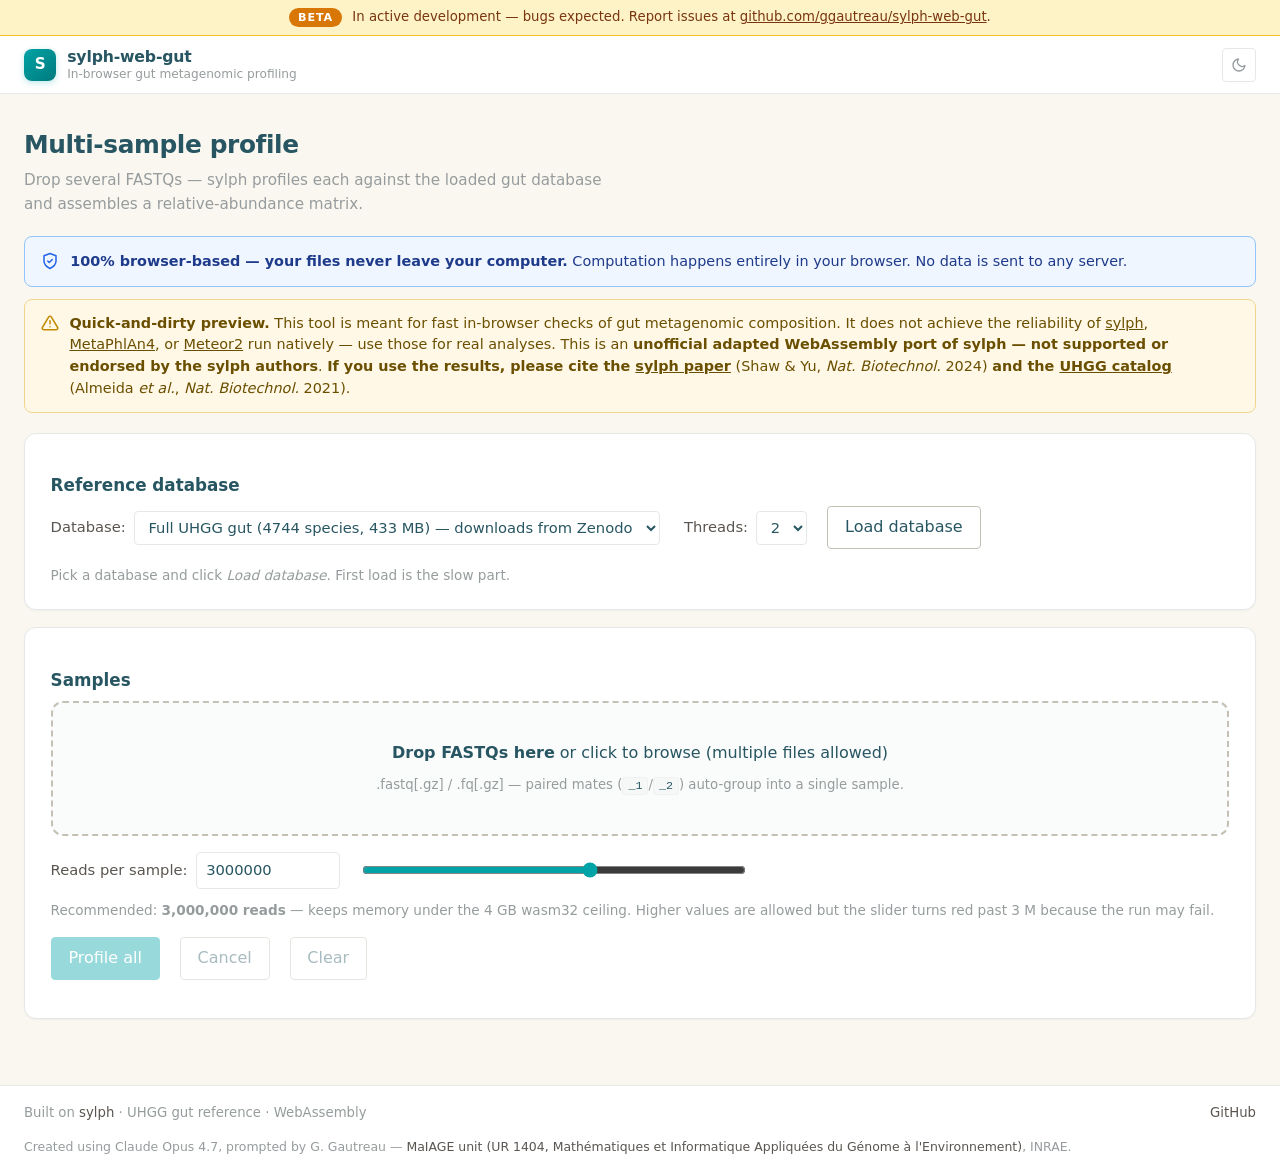
<file: web/index.html>
<!doctype html>
<html lang="en">
<head>
  <meta charset="utf-8">
  <meta name="viewport" content="width=device-width, initial-scale=1">
  <title>sylph-web-gut · In-browser gut metagenomic profiling</title>
  <link rel="icon" type="image/svg+xml" href="./favicon.svg">
  <link rel="stylesheet" href="./styles.css">
  <script>
    (function () {
      try {
        var t = localStorage.getItem("sylph-theme") || "light";
        if (t === "auto") {
          t = matchMedia("(prefers-color-scheme: dark)").matches ? "dark" : "light";
        }
        if (t !== "light" && t !== "dark") t = "light";
        document.documentElement.setAttribute("data-theme", t);
      } catch (e) {
        document.documentElement.setAttribute("data-theme", "light");
      }
    })();
  </script>
</head>
<body>
  <div class="beta-bar" role="alert">
    <span class="beta-pill">BETA</span>
    <span>In active development — bugs expected. Report issues at <a href="https://github.com/ggautreau/sylph-web-gut/issues">github.com/ggautreau/sylph-web-gut</a>.</span>
  </div>
  <header class="app-header">
    <a class="brand" href="./">
      <div class="brand-logo">S</div>
      <div class="brand-text">
        <span class="brand-title">sylph-web-gut</span>
        <span class="brand-tagline">In-browser gut metagenomic profiling</span>
      </div>
    </a>
    <nav class="app-nav">
      <button class="theme-toggle" type="button" aria-label="Toggle theme">
        <svg class="icon-moon" width="16" height="16" viewBox="0 0 24 24" fill="none" stroke="currentColor" stroke-width="2" stroke-linecap="round" stroke-linejoin="round"><path d="M21 12.79A9 9 0 1 1 11.21 3 7 7 0 0 0 21 12.79z"/></svg>
        <svg class="icon-sun" width="16" height="16" viewBox="0 0 24 24" fill="none" stroke="currentColor" stroke-width="2" stroke-linecap="round" stroke-linejoin="round"><circle cx="12" cy="12" r="4"/><path d="M12 2v2M12 20v2M4.93 4.93l1.41 1.41M17.66 17.66l1.41 1.41M2 12h2M20 12h2M4.93 19.07l1.41-1.41M17.66 6.34l1.41-1.41"/></svg>
      </button>
    </nav>
  </header>

  <main class="container wide">
    <div class="page-head">
      <h1>Multi-sample profile</h1>
      <p class="sub">Drop several FASTQs — sylph profiles each against the loaded gut database and assembles a relative-abundance matrix.</p>
    </div>

    <div class="privacy-notice" role="note">
      <svg class="privacy-icon" width="18" height="18" viewBox="0 0 24 24" fill="none" stroke="currentColor" stroke-width="2" stroke-linecap="round" stroke-linejoin="round" aria-hidden="true"><path d="M12 22s8-4 8-10V5l-8-3-8 3v7c0 6 8 10 8 10z"/><path d="m9 12 2 2 4-4"/></svg>
      <div><strong>100% browser-based — your files never leave your computer.</strong> Computation happens entirely in your browser. No data is sent to any server.</div>
    </div>

    <div class="notice" role="note">
      <svg class="notice-icon" width="18" height="18" viewBox="0 0 24 24" fill="none" stroke="currentColor" stroke-width="2" stroke-linecap="round" stroke-linejoin="round" aria-hidden="true"><path d="M10.29 3.86 1.82 18a2 2 0 0 0 1.71 3h16.94a2 2 0 0 0 1.71-3L13.71 3.86a2 2 0 0 0-3.42 0z"/><line x1="12" y1="9" x2="12" y2="13"/><line x1="12" y1="17" x2="12.01" y2="17"/></svg>
      <div><strong>Quick-and-dirty preview.</strong> This tool is meant for fast in-browser checks of gut metagenomic composition. It does not achieve the reliability of <a href="https://github.com/bluenote-1577/sylph">sylph</a>, <a href="https://github.com/biobakery/MetaPhlAn">MetaPhlAn4</a>, or <a href="https://github.com/metagenopolis/meteor">Meteor2</a> run natively — use those for real analyses. This is an <strong>unofficial adapted WebAssembly port of sylph — not supported or endorsed by the sylph authors</strong>. <strong>If you use the results, please cite the <a href="https://www.nature.com/articles/s41587-024-02412-y">sylph paper</a></strong> (Shaw &amp; Yu, <em>Nat. Biotechnol.</em> 2024) <strong>and the <a href="https://www.nature.com/articles/s41587-020-0603-3">UHGG catalog</a></strong> (Almeida <em>et al.</em>, <em>Nat. Biotechnol.</em> 2021).</div>
    </div>

    <section class="card">
      <h2>Reference database</h2>
      <div class="row" style="margin-top:.4rem">
        <label>Database:
          <select id="dbSelect" style="width:auto;min-width:14rem">
            <option value="https://zenodo.org/api/records/20180025/files/gut.syldb/content">Full UHGG gut (4744 species, 433 MB) — downloads from Zenodo</option>
            <option value="db/gut_mini.syldb">Tiny smoke-test (50 species, 6 MB) — bundled</option>
            <option value="__local__">Local file… (.syldb on your computer)</option>
          </select>
        </label>
        <label style="margin-left:.25rem">Threads:
          <select id="poolSize" style="width:auto">
            <option value="1">1</option>
            <option value="2" selected>2</option>
            <option value="3">3</option>
            <option value="4">4</option>
          </select>
        </label>
        <button id="loadDb">Load database</button>
        <input type="file" id="dbFile" accept=".syldb" hidden>
      </div>
      <div class="info" id="dbInfo">Pick a database and click <em>Load database</em>. First load is the slow part.</div>
    </section>

    <section class="card">
      <h2>Samples</h2>
      <label class="drop" id="drop">
        <input type="file" id="file" multiple accept=".fastq,.fq,.fastq.gz,.fq.gz,.gz">
        <div id="dropLabel"><strong>Drop FASTQs here</strong> or click to browse (multiple files allowed)</div>
        <div class="hint">.fastq[.gz] / .fq[.gz] — paired mates (<code>_1</code>/<code>_2</code>) auto-group into a single sample.</div>
      </label>

      <ul class="files hide" id="filesList"></ul>

      <div class="row reads-row">
        <label>Reads per sample: <input type="number" id="maxReads" value="3000000" min="10000" step="10000"></label>
        <input type="range" id="maxReadsSlider" class="reads-slider" min="10000" max="5000000" step="10000" value="3000000" aria-label="Reads per sample (slider)">
      </div>
      <div class="info" style="margin-top:-.35rem">Recommended: <strong>3,000,000 reads</strong> — keeps memory under the 4 GB wasm32 ceiling. Higher values are allowed but the slider turns red past 3 M because the run may fail.</div>
      <div class="reads-warn hide" id="readsWarn">
        <svg width="16" height="16" viewBox="0 0 24 24" fill="none" stroke="currentColor" stroke-width="2" stroke-linecap="round" stroke-linejoin="round" aria-hidden="true" style="flex:0 0 auto;margin-top:1px"><path d="M10.29 3.86 1.82 18a2 2 0 0 0 1.71 3h16.94a2 2 0 0 0 1.71-3L13.71 3.86a2 2 0 0 0-3.42 0z"/><line x1="12" y1="9" x2="12" y2="13"/><line x1="12" y1="17" x2="12.01" y2="17"/></svg>
        <span>Above 3,000,000 reads may exceed the 4 GB wasm32 memory ceiling — profiling may fail. Consider lowering the value, or running sylph on a server.</span>
      </div>

      <div class="row">
        <button id="run" class="primary" disabled>Profile all</button>
        <button id="cancel" disabled>Cancel</button>
        <button id="clearFiles" disabled>Clear</button>
      </div>

      <div id="progress" class="hide">
        <div class="progress"><div id="bar"></div></div>
        <div class="info" id="step">—</div>
      </div>

      <div id="error" class="err"></div>
    </section>

    <section id="results" class="card hide">
      <h2>Abundance matrix</h2>
      <div class="toolbar">
        <span class="info" id="resultsSummary"></span>
        <button id="downloadTsv">Download TSV</button>
        <button id="downloadCsv">Download CSV</button>
      </div>
      <div class="matrixWrap">
        <table class="matrix">
          <thead id="matrixHead"></thead>
          <tbody id="matrixBody"></tbody>
        </table>
      </div>
    </section>
  </main>

  <footer class="app-footer">
    <span>Built on <a href="https://github.com/bluenote-1577/sylph">sylph</a> · UHGG gut reference · WebAssembly</span>
    <span class="footer-links">
      <a href="https://github.com/ggautreau/sylph-web-gut">GitHub</a>
    </span>
    <span class="credit">Created using Claude Opus 4.7, prompted by G. Gautreau — <a href="https://maiage.inrae.fr/">MaIAGE unit (UR 1404, Mathématiques et Informatique Appliquées du Génome à l'Environnement)</a>, INRAE.</span>
  </footer>

  <script src="./theme.js"></script>
  <script type="module" src="./multi.js?v=2"></script>
</body>
</html>
</file>
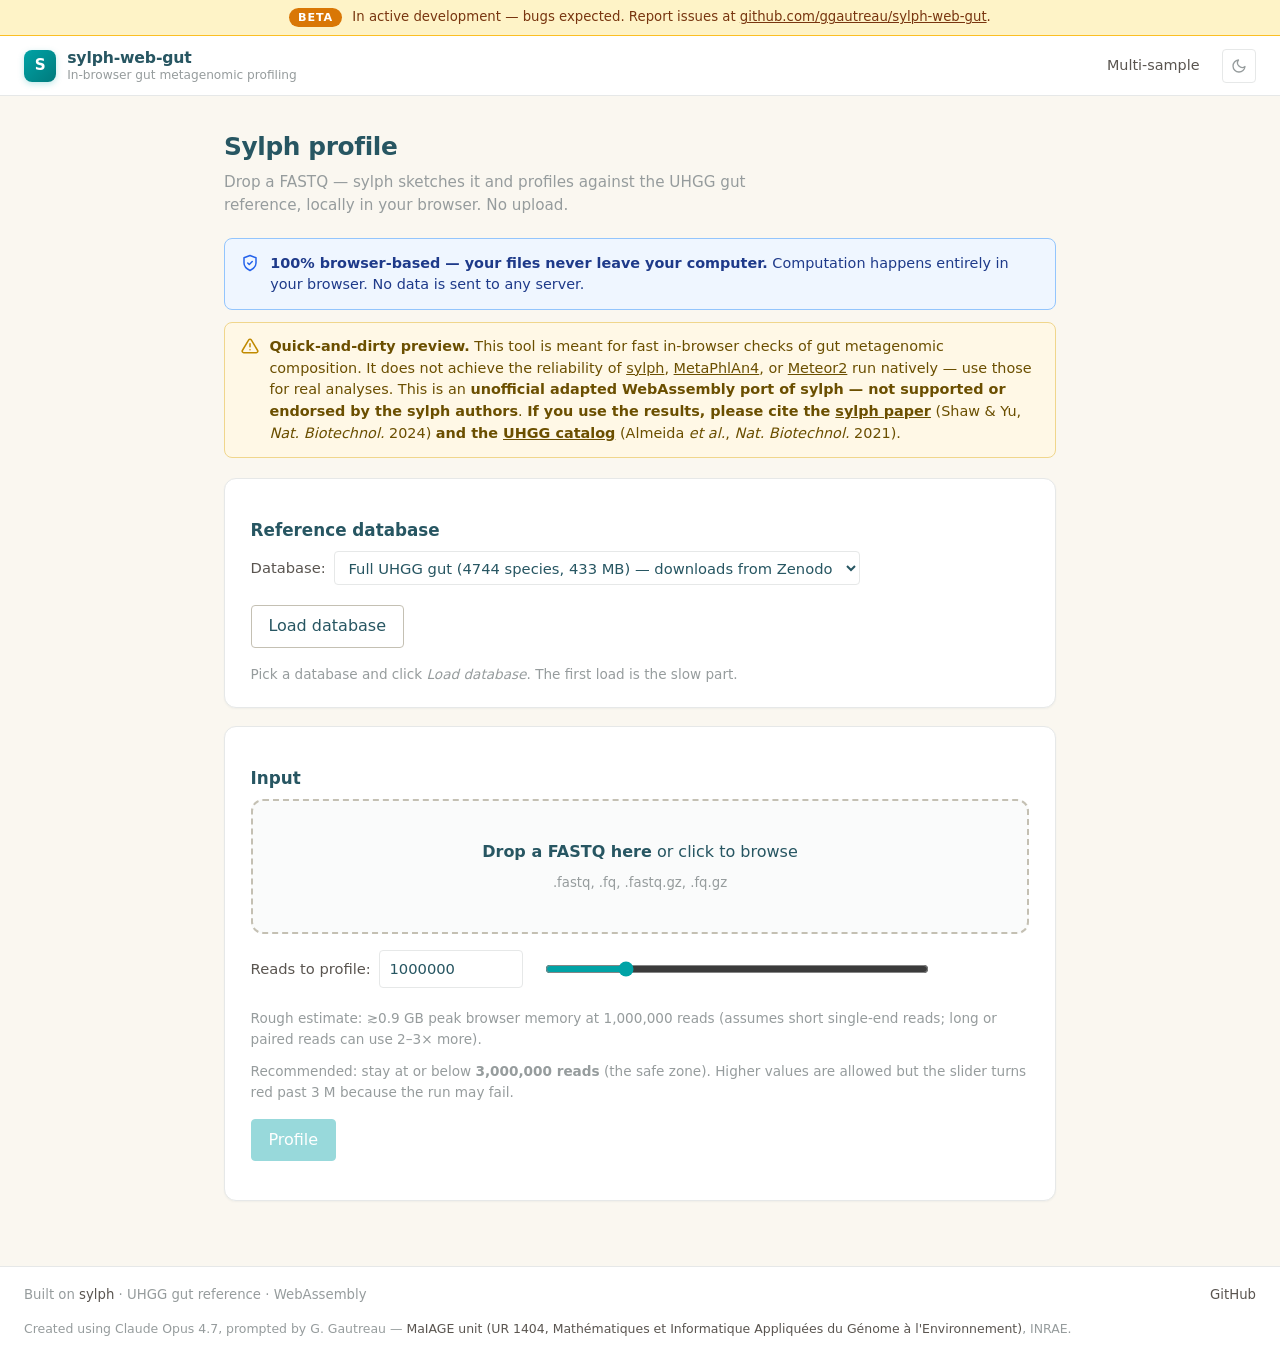
<file: web/profile.html>
<!doctype html>
<html lang="en">
<head>
  <meta charset="utf-8">
  <meta name="viewport" content="width=device-width, initial-scale=1">
  <title>Sylph profile · sylph-web-gut</title>
  <link rel="icon" type="image/svg+xml" href="./favicon.svg">
  <link rel="stylesheet" href="./styles.css">
  <script>
    (function () {
      try {
        var t = localStorage.getItem("sylph-theme") || "light";
        if (t === "auto") {
          t = matchMedia("(prefers-color-scheme: dark)").matches ? "dark" : "light";
        }
        if (t !== "light" && t !== "dark") t = "light";
        document.documentElement.setAttribute("data-theme", t);
      } catch (e) {
        document.documentElement.setAttribute("data-theme", "light");
      }
    })();
  </script>
</head>
<body>
  <div class="beta-bar" role="alert">
    <span class="beta-pill">BETA</span>
    <span>In active development — bugs expected. Report issues at <a href="https://github.com/ggautreau/sylph-web-gut/issues">github.com/ggautreau/sylph-web-gut</a>.</span>
  </div>
  <header class="app-header">
    <a class="brand" href="./index.html">
      <div class="brand-logo">S</div>
      <div class="brand-text">
        <span class="brand-title">sylph-web-gut</span>
        <span class="brand-tagline">In-browser gut metagenomic profiling</span>
      </div>
    </a>
    <nav class="app-nav">
      <a href="./">Multi-sample</a>
      <button class="theme-toggle" type="button" aria-label="Toggle theme">
        <svg class="icon-moon" width="16" height="16" viewBox="0 0 24 24" fill="none" stroke="currentColor" stroke-width="2" stroke-linecap="round" stroke-linejoin="round"><path d="M21 12.79A9 9 0 1 1 11.21 3 7 7 0 0 0 21 12.79z"/></svg>
        <svg class="icon-sun" width="16" height="16" viewBox="0 0 24 24" fill="none" stroke="currentColor" stroke-width="2" stroke-linecap="round" stroke-linejoin="round"><circle cx="12" cy="12" r="4"/><path d="M12 2v2M12 20v2M4.93 4.93l1.41 1.41M17.66 17.66l1.41 1.41M2 12h2M20 12h2M4.93 19.07l1.41-1.41M17.66 6.34l1.41-1.41"/></svg>
      </button>
    </nav>
  </header>

  <main class="container">
    <div class="page-head">
      <h1>Sylph profile</h1>
      <p class="sub">Drop a FASTQ — sylph sketches it and profiles against the UHGG gut reference, locally in your browser. No upload.</p>
    </div>

    <div class="privacy-notice" role="note">
      <svg class="privacy-icon" width="18" height="18" viewBox="0 0 24 24" fill="none" stroke="currentColor" stroke-width="2" stroke-linecap="round" stroke-linejoin="round" aria-hidden="true"><path d="M12 22s8-4 8-10V5l-8-3-8 3v7c0 6 8 10 8 10z"/><path d="m9 12 2 2 4-4"/></svg>
      <div><strong>100% browser-based — your files never leave your computer.</strong> Computation happens entirely in your browser. No data is sent to any server.</div>
    </div>

    <div class="notice" role="note">
      <svg class="notice-icon" width="18" height="18" viewBox="0 0 24 24" fill="none" stroke="currentColor" stroke-width="2" stroke-linecap="round" stroke-linejoin="round" aria-hidden="true"><path d="M10.29 3.86 1.82 18a2 2 0 0 0 1.71 3h16.94a2 2 0 0 0 1.71-3L13.71 3.86a2 2 0 0 0-3.42 0z"/><line x1="12" y1="9" x2="12" y2="13"/><line x1="12" y1="17" x2="12.01" y2="17"/></svg>
      <div><strong>Quick-and-dirty preview.</strong> This tool is meant for fast in-browser checks of gut metagenomic composition. It does not achieve the reliability of <a href="https://github.com/bluenote-1577/sylph">sylph</a>, <a href="https://github.com/biobakery/MetaPhlAn">MetaPhlAn4</a>, or <a href="https://github.com/metagenopolis/meteor">Meteor2</a> run natively — use those for real analyses. This is an <strong>unofficial adapted WebAssembly port of sylph — not supported or endorsed by the sylph authors</strong>. <strong>If you use the results, please cite the <a href="https://www.nature.com/articles/s41587-024-02412-y">sylph paper</a></strong> (Shaw &amp; Yu, <em>Nat. Biotechnol.</em> 2024) <strong>and the <a href="https://www.nature.com/articles/s41587-020-0603-3">UHGG catalog</a></strong> (Almeida <em>et al.</em>, <em>Nat. Biotechnol.</em> 2021).</div>
    </div>

    <section class="card">
      <h2>Reference database</h2>
      <div class="row" style="margin-top:.4rem">
        <label>Database:
          <select id="dbSelect" style="width:auto;min-width:14rem">
            <option value="https://zenodo.org/api/records/20180025/files/gut.syldb/content">Full UHGG gut (4744 species, 433 MB) — downloads from Zenodo</option>
            <option value="db/gut_mini.syldb">Tiny smoke-test (50 species, 6 MB) — bundled</option>
            <option value="__local__">Local file… (.syldb on your computer)</option>
          </select>
        </label>
        <button id="loadDb">Load database</button>
        <input type="file" id="dbFile" accept=".syldb" hidden>
      </div>
      <div class="info" id="dbInfo">Pick a database and click <em>Load database</em>. The first load is the slow part.</div>
    </section>

    <section class="card">
      <h2>Input</h2>
      <label class="drop" id="drop">
        <input type="file" id="file" accept=".fastq,.fq,.fastq.gz,.fq.gz,.gz">
        <div id="dropLabel"><strong>Drop a FASTQ here</strong> or click to browse</div>
        <div class="hint">.fastq, .fq, .fastq.gz, .fq.gz</div>
      </label>

      <div class="row reads-row">
        <label>Reads to profile: <input type="number" id="maxReads" value="1000000" min="10000" step="10000"></label>
        <input type="range" id="maxReadsSlider" class="reads-slider" min="10000" max="5000000" step="10000" value="1000000" aria-label="Reads to profile (slider)">
        <span class="info" id="memHint">Rough estimate: ≳0.9 GB peak browser memory at 1,000,000 reads (assumes short single-end reads; long or paired reads can use 2–3× more).</span>
      </div>
      <div class="info" style="margin-top:-.35rem">Recommended: stay at or below <strong>3,000,000 reads</strong> (the safe zone). Higher values are allowed but the slider turns red past 3 M because the run may fail.</div>
      <div class="reads-warn hide" id="readsWarn">
        <svg width="16" height="16" viewBox="0 0 24 24" fill="none" stroke="currentColor" stroke-width="2" stroke-linecap="round" stroke-linejoin="round" aria-hidden="true" style="flex:0 0 auto;margin-top:1px"><path d="M10.29 3.86 1.82 18a2 2 0 0 0 1.71 3h16.94a2 2 0 0 0 1.71-3L13.71 3.86a2 2 0 0 0-3.42 0z"/><line x1="12" y1="9" x2="12" y2="13"/><line x1="12" y1="17" x2="12.01" y2="17"/></svg>
        <span>Above 3,000,000 reads may exceed the 4 GB wasm32 memory ceiling — profiling may fail. Consider lowering the value, or running sylph on a server.</span>
      </div>

      <div class="row">
        <button id="run" class="primary" disabled>Profile</button>
      </div>

      <div id="progress" class="hide">
        <div class="progress"><div id="bar"></div></div>
        <div class="stats">
          <span>Step</span>            <span id="step">—</span>
          <span>Input read</span>      <span id="bytesIn">0 B</span>
          <span>Reads sketched</span>  <span id="reads">0 / 0</span>
          <span>Elapsed</span>         <span id="elapsed">0.0 s</span>
        </div>
      </div>

      <div id="error" class="err"></div>
    </section>

    <section id="results" class="card hide">
      <h2>Results</h2>
      <table>
        <thead>
          <tr>
            <th>Rel. abundance</th>
            <th>Seq. abundance</th>
            <th>ANI</th>
            <th>Eff. cov</th>
            <th>Genome</th>
            <th>Species</th>
          </tr>
        </thead>
        <tbody id="resultsBody"></tbody>
      </table>
    </section>
  </main>

  <footer class="app-footer">
    <span>Built on <a href="https://github.com/bluenote-1577/sylph">sylph</a> · UHGG gut reference · WebAssembly</span>
    <span class="footer-links">
      <a href="https://github.com/ggautreau/sylph-web-gut">GitHub</a>
    </span>
    <span class="credit">Created using Claude Opus 4.7, prompted by G. Gautreau — <a href="https://maiage.inrae.fr/">MaIAGE unit (UR 1404, Mathématiques et Informatique Appliquées du Génome à l'Environnement)</a>, INRAE.</span>
  </footer>

  <script src="./theme.js"></script>
  <script type="module" src="./profile.js?v=2"></script>
</body>
</html>
</file>
<file: web/styles.css>
/* sylph-web-gut — INRAE/CroCoDeEL-inspired theme */

:root {
  --bg: #faf7f0;
  --bg-card: #ffffff;
  --bg-soft: #f6f7f7;
  --bg-softer: #fafbfb;
  --bg-info: #eef8f8;
  --bg-alert: #fdeceb;
  --bg-alert-soft: #fdf2f1;
  --bg-success-soft: #ecf6f0;
  --border: #e6e8e8;
  --border-soft: #f0f2f2;
  --border-strong: #c4c0b3;
  --ink: #275662;
  --ink-soft: #5a5550;
  --ink-muted: #969c9d;
  --accent: #00a3a6;
  --accent-hover: #008f92;
  --accent-soft: rgba(0, 163, 166, 0.12);
  --success: #2a8a55;
  --danger: #c0392b;
  --shadow-sm: 0 1px 2px rgba(39, 86, 98, 0.05);
  --shadow-md: 0 4px 14px rgba(39, 86, 98, 0.07);
  --radius-sm: 4px;
  --radius-md: 8px;
  --radius-lg: 12px;
  --font-sans: ui-sans-serif, system-ui, -apple-system, "Segoe UI", Roboto, "Helvetica Neue", sans-serif;
  --font-mono: ui-monospace, SFMono-Regular, Menlo, Monaco, Consolas, "Liberation Mono", "Courier New", monospace;
}

html[data-theme="dark"] {
  --bg: #0f1518;
  --bg-card: #1a2226;
  --bg-soft: #141a1d;
  --bg-softer: #10161a;
  --bg-info: #0f2426;
  --bg-alert: #321614;
  --bg-alert-soft: #261411;
  --bg-success-soft: #112a1d;
  --border: #2a3438;
  --border-soft: #1f262a;
  --border-strong: #3a4347;
  --ink: #d6dde0;
  --ink-soft: #b0afaa;
  --ink-muted: #797870;
  --accent-soft: rgba(0, 163, 166, 0.18);
  --shadow-sm: 0 1px 2px rgba(0, 0, 0, 0.4);
  --shadow-md: 0 4px 14px rgba(0, 0, 0, 0.45);
}

* { box-sizing: border-box; }
html, body { margin: 0; padding: 0; }

body {
  font-family: var(--font-sans);
  background: var(--bg);
  color: var(--ink);
  line-height: 1.55;
  min-height: 100vh;
  display: flex;
  flex-direction: column;
  -webkit-font-smoothing: antialiased;
  -moz-osx-font-smoothing: grayscale;
}

a { color: var(--accent); text-decoration: none; }
a:hover { text-decoration: underline; }

/* ---------- BETA strip ---------- */
.beta-bar {
  background: #fef3c7;
  border-bottom: 1px solid #fbbf24;
  color: #78350f;
  font-size: 0.83rem;
  padding: 0.5rem 1.5rem;
  display: flex;
  align-items: center;
  gap: 0.65rem;
  justify-content: center;
  flex-wrap: wrap;
  text-align: center;
  line-height: 1.4;
}
.beta-pill {
  background: #d97706;
  color: #fff;
  font-weight: 700;
  font-size: 0.7rem;
  letter-spacing: 0.08em;
  padding: 0.12rem 0.55rem;
  border-radius: 999px;
  flex: 0 0 auto;
}
.beta-bar a { color: #78350f; text-decoration: underline; }
.beta-bar a:hover { color: #451a03; }

html[data-theme="dark"] .beta-bar {
  background: #2a1a05;
  border-color: #92400e;
  color: #fbbf24;
}
html[data-theme="dark"] .beta-bar a { color: #fcd34d; }
html[data-theme="dark"] .beta-bar a:hover { color: #fef3c7; }

/* ---------- Header ---------- */
.app-header {
  background: var(--bg-card);
  border-bottom: 1px solid var(--border);
  padding: 0.7rem 1.5rem;
  display: flex;
  align-items: center;
  justify-content: space-between;
  gap: 1rem;
  position: sticky;
  top: 0;
  z-index: 10;
  backdrop-filter: saturate(180%) blur(8px);
}

.brand {
  display: flex;
  align-items: center;
  gap: 0.7rem;
  color: inherit;
}
.brand:hover { text-decoration: none; }

.brand-logo {
  width: 32px;
  height: 32px;
  border-radius: 8px;
  background: linear-gradient(135deg, var(--accent) 0%, #007a7c 100%);
  display: grid;
  place-items: center;
  color: #fff;
  font-weight: 700;
  font-size: 0.95rem;
  letter-spacing: -0.03em;
  box-shadow: 0 2px 6px rgba(0, 163, 166, 0.25);
}

.brand-text { display: flex; flex-direction: column; line-height: 1.2; }
.brand-title {
  font-weight: 600;
  font-size: 0.98rem;
  color: var(--ink);
  letter-spacing: -0.01em;
}
.brand-tagline {
  font-size: 0.76rem;
  color: var(--ink-muted);
}

.app-nav {
  display: flex;
  align-items: center;
  gap: 0.15rem;
}
.app-nav a {
  padding: 0.42rem 0.85rem;
  border-radius: var(--radius-sm);
  color: var(--ink-soft);
  font-size: 0.9rem;
  transition: background 0.15s, color 0.15s;
}
.app-nav a:hover {
  background: var(--bg-soft);
  color: var(--ink);
  text-decoration: none;
}
.app-nav a.active {
  color: var(--accent);
  background: var(--accent-soft);
}

.theme-toggle {
  background: transparent;
  border: 1px solid var(--border);
  border-radius: var(--radius-sm);
  width: 34px;
  height: 34px;
  display: inline-grid;
  place-items: center;
  cursor: pointer;
  color: var(--ink-muted);
  margin-left: 0.4rem;
  padding: 0;
  transition: border-color 0.15s, color 0.15s;
}
.theme-toggle:hover {
  border-color: var(--accent);
  color: var(--accent);
}
.theme-toggle .icon-sun { display: none; }
.theme-toggle .icon-moon { display: block; }
html[data-theme="dark"] .theme-toggle .icon-sun { display: block; }
html[data-theme="dark"] .theme-toggle .icon-moon { display: none; }

/* ---------- Main / cards ---------- */
main.container {
  flex: 1;
  width: 100%;
  max-width: 880px;
  margin: 0 auto;
  padding: 2rem 1.5rem 3rem;
}
main.container.wide { max-width: 1280px; }

.page-head { margin-bottom: 1.25rem; }
h1 {
  margin: 0 0 0.3rem;
  font-size: 1.55rem;
  font-weight: 600;
  color: var(--ink);
  letter-spacing: -0.015em;
}
h2 {
  font-size: 1.05rem;
  font-weight: 600;
  margin: 1rem 0 0.5rem;
  color: var(--ink);
}
.sub {
  color: var(--ink-muted);
  margin: 0;
  font-size: 0.95rem;
  max-width: 60ch;
}

.card {
  background: var(--bg-card);
  border: 1px solid var(--border);
  border-radius: var(--radius-lg);
  padding: 1.4rem 1.6rem;
  box-shadow: var(--shadow-sm);
  margin-bottom: 1.1rem;
}

/* ---------- Drop zone ---------- */
.drop {
  display: block;
  border: 2px dashed var(--border-strong);
  border-radius: var(--radius-lg);
  padding: 2.4rem 1rem;
  text-align: center;
  cursor: pointer;
  transition: background 0.15s, border-color 0.15s;
  user-select: none;
  background: var(--bg-softer);
  color: var(--ink);
}
.drop:hover, .drop.over {
  background: var(--bg-info);
  border-color: var(--accent);
}
.drop input { display: none; }
.drop strong { color: var(--ink); font-weight: 600; }
.drop .hint {
  color: var(--ink-muted);
  font-size: 0.83rem;
  margin-top: 0.55rem;
}

/* ---------- Form rows ---------- */
.row {
  display: flex;
  gap: 1.25rem;
  align-items: center;
  margin: 1rem 0;
  flex-wrap: wrap;
}
.row label {
  display: flex;
  gap: 0.5rem;
  align-items: center;
  color: var(--ink-soft);
  font-size: 0.92rem;
}

input[type="number"], select {
  font: inherit;
  background: var(--bg-card);
  color: var(--ink);
  border: 1px solid var(--border);
  border-radius: var(--radius-sm);
  padding: 0.4rem 0.6rem;
  width: 9rem;
  transition: border-color 0.15s, box-shadow 0.15s;
}
input[type="number"]:focus, select:focus {
  outline: none;
  border-color: var(--accent);
  box-shadow: 0 0 0 3px var(--accent-soft);
}
input[type="checkbox"] { accent-color: var(--accent); }
input[type="range"] { accent-color: var(--accent); }

/* Native slider — track recolors red when JS toggles .over-limit (value > 3M). */
.reads-slider {
  flex: 1 1 12rem;
  min-width: 12rem;
  max-width: 24rem;
  width: auto;
  height: 1.5rem;
  padding: 0;
  cursor: pointer;
  accent-color: var(--accent);
}
.reads-slider.over-limit { accent-color: #dc2626; }

.reads-warn {
  margin-top: 0.4rem;
  color: #b91c1c;
  background: #fef2f2;
  border: 1px solid #fca5a5;
  border-radius: var(--radius-sm);
  padding: 0.5rem 0.75rem;
  font-size: 0.85rem;
  display: flex;
  gap: 0.45rem;
  align-items: flex-start;
}
html[data-theme="dark"] .reads-warn {
  background: #2a0d0d;
  border-color: #7f1d1d;
  color: #fca5a5;
}

button {
  font: inherit;
  cursor: pointer;
  padding: 0.5rem 1.05rem;
  border: 1px solid var(--border-strong);
  border-radius: var(--radius-sm);
  background: var(--bg-card);
  color: var(--ink);
  transition: background 0.15s, border-color 0.15s, color 0.15s;
}
button:hover:not(:disabled) {
  border-color: var(--accent);
  color: var(--accent);
}
button:disabled { opacity: 0.4; cursor: not-allowed; }
button.primary {
  background: var(--accent);
  color: #fff;
  border-color: var(--accent);
  font-weight: 500;
}
button.primary:hover:not(:disabled) {
  background: var(--accent-hover);
  border-color: var(--accent-hover);
  color: #fff;
}

/* ---------- Progress ---------- */
.progress {
  background: var(--bg-soft);
  border-radius: 999px;
  height: 8px;
  overflow: hidden;
  margin: 0.85rem 0 0.6rem;
  border: 1px solid var(--border-soft);
}
.progress > div {
  background: var(--accent);
  height: 100%;
  width: 0;
  transition: width 0.1s linear;
}

/* ---------- Stats grid ---------- */
.stats {
  font-family: var(--font-mono);
  font-size: 0.86rem;
  display: grid;
  grid-template-columns: max-content 1fr;
  gap: 0.2rem 1rem;
}
.stats span:nth-child(odd) { color: var(--ink-muted); }
.stats span:nth-child(even) {
  font-variant-numeric: tabular-nums;
  text-align: right;
  color: var(--ink);
}

/* ---------- Status / messages ---------- */
.info {
  color: var(--ink-muted);
  font-size: 0.85rem;
}
.err {
  margin-top: 0.85rem;
  color: var(--danger);
  background: var(--bg-alert-soft);
  border: 1px solid var(--bg-alert);
  border-radius: var(--radius-sm);
  padding: 0.65rem 0.9rem;
  white-space: pre-wrap;
  font-size: 0.9rem;
}
.err:empty { display: none; }
.ok {
  margin-top: 0.85rem;
  color: var(--success);
  background: var(--bg-success-soft);
  border: 1px solid rgba(42, 138, 85, 0.25);
  border-radius: var(--radius-sm);
  padding: 0.65rem 0.9rem;
  font-size: 0.9rem;
}
html[data-theme="dark"] .ok { border-color: rgba(42, 138, 85, 0.4); }

.hide { display: none !important; }

/* ---------- Privacy info banner (shield-blue) ---------- */
.privacy-notice {
  background: #eff6ff;
  border: 1px solid #93c5fd;
  color: #1e3a8a;
  border-radius: var(--radius-md);
  padding: 0.85rem 1rem;
  font-size: 0.9rem;
  margin-bottom: 0.75rem;
  display: flex;
  gap: 0.7rem;
  align-items: flex-start;
  line-height: 1.5;
}
.privacy-notice .privacy-icon {
  flex: 0 0 auto;
  color: #2563eb;
  margin-top: 1px;
}
.privacy-notice strong { color: #1e3a8a; font-weight: 600; }
.privacy-notice a { color: #1d4ed8; text-decoration: underline; }
.privacy-notice a:hover { color: #1e40af; }

html[data-theme="dark"] .privacy-notice {
  background: #0e1a35;
  border-color: #3b5da3;
  color: #c7dbff;
}
html[data-theme="dark"] .privacy-notice strong { color: #dbeafe; }
html[data-theme="dark"] .privacy-notice .privacy-icon { color: #60a5fa; }
html[data-theme="dark"] .privacy-notice a { color: #93c5fd; }

/* ---------- Notice / warning banner ---------- */
.notice {
  background: #fff8e6;
  border: 1px solid #f0d68c;
  color: #6b4f00;
  border-radius: var(--radius-md);
  padding: 0.8rem 1rem;
  font-size: 0.9rem;
  margin-bottom: 1.25rem;
  display: flex;
  gap: 0.65rem;
  align-items: flex-start;
  line-height: 1.5;
}
.notice .notice-icon {
  flex: 0 0 auto;
  color: #c08a00;
  margin-top: 1px;
}
.notice strong { color: inherit; font-weight: 600; }
.notice a { color: #6b4f00; text-decoration: underline; }
.notice a:hover { color: #4a3700; }

html[data-theme="dark"] .notice {
  background: #2a210d;
  border-color: #5a4515;
  color: #e6cb8a;
}
html[data-theme="dark"] .notice .notice-icon { color: #e0b048; }
html[data-theme="dark"] .notice a { color: #f2d98a; }
html[data-theme="dark"] .notice a:hover { color: #fff; }

code {
  font-family: var(--font-mono);
  font-size: 0.88em;
  background: var(--bg-soft);
  padding: 1px 5px;
  border-radius: 3px;
  color: var(--ink);
  border: 1px solid var(--border-soft);
}

/* ---------- Files list (multi) ---------- */
.files {
  margin: 0.85rem 0;
  padding: 0;
  list-style: none;
  font-family: var(--font-mono);
  font-size: 0.85rem;
  background: var(--bg-softer);
  border-radius: var(--radius-sm);
  border: 1px solid var(--border-soft);
  overflow: hidden;
}
.files li {
  display: flex;
  justify-content: space-between;
  gap: 1rem;
  padding: 0.4rem 0.8rem;
  border-bottom: 1px solid var(--border-soft);
}
.files li:last-child { border-bottom: none; }
.files li.pending { color: var(--ink-muted); }
.files li.running { color: var(--accent); }
.files li.done { color: var(--success); }
.files li.failed { color: var(--danger); }
.files li button {
  background: none;
  border: none;
  color: var(--ink-muted);
  cursor: pointer;
  font: inherit;
  padding: 0 0.3rem;
}
.files li button:hover { color: var(--danger); }

/* ---------- Tables ---------- */
table {
  border-collapse: collapse;
  width: 100%;
  margin-top: 1rem;
  font-size: 0.9rem;
}
th, td {
  text-align: left;
  padding: 0.45rem 0.7rem;
  border-bottom: 1px solid var(--border-soft);
}
th {
  color: var(--ink-muted);
  font-weight: 600;
  font-size: 0.72rem;
  text-transform: uppercase;
  letter-spacing: 0.05em;
  background: var(--bg-soft);
}
td.num {
  text-align: right;
  font-variant-numeric: tabular-nums;
  font-family: var(--font-mono);
}
tbody tr:hover { background: var(--bg-soft); }

/* Matrix table (multi) */
.matrixWrap {
  overflow-x: auto;
  margin-top: 1rem;
  border: 1px solid var(--border);
  border-radius: var(--radius-md);
  background: var(--bg-card);
}
table.matrix { margin-top: 0; }
table.matrix th {
  position: sticky;
  top: 0;
  background: var(--bg-soft);
  z-index: 1;
  white-space: nowrap;
}
table.matrix td { white-space: nowrap; }
table.matrix td.species {
  max-width: 28ch;
  overflow: hidden;
  text-overflow: ellipsis;
}
table.matrix tbody tr:nth-child(even) { background: var(--bg-softer); }

.toolbar {
  display: flex;
  gap: 0.5rem;
  align-items: center;
  margin-top: 1rem;
  flex-wrap: wrap;
}

/* ---------- Footer ---------- */
.app-footer {
  border-top: 1px solid var(--border);
  padding: 1.1rem 1.5rem;
  font-size: 0.83rem;
  color: var(--ink-muted);
  display: flex;
  justify-content: space-between;
  flex-wrap: wrap;
  gap: 0.5rem 1.5rem;
  background: var(--bg-card);
}
.app-footer a {
  color: var(--ink-soft);
}
.app-footer a:hover {
  color: var(--accent);
}
.app-footer .footer-links {
  display: flex;
  gap: 1.1rem;
  flex-wrap: wrap;
}
.app-footer .credit {
  flex-basis: 100%;
  margin-top: 0.4rem;
  color: var(--ink-muted);
  font-size: 0.78rem;
  line-height: 1.45;
}

/* ---------- Responsive ---------- */
@media (max-width: 640px) {
  .app-header { padding: 0.55rem 1rem; }
  .brand-tagline { display: none; }
  .app-nav a { padding: 0.4rem 0.6rem; font-size: 0.85rem; }
  main.container { padding: 1.25rem 1rem 2rem; }
  .card { padding: 1.15rem 1rem; }
  h1 { font-size: 1.35rem; }
}
</file>
